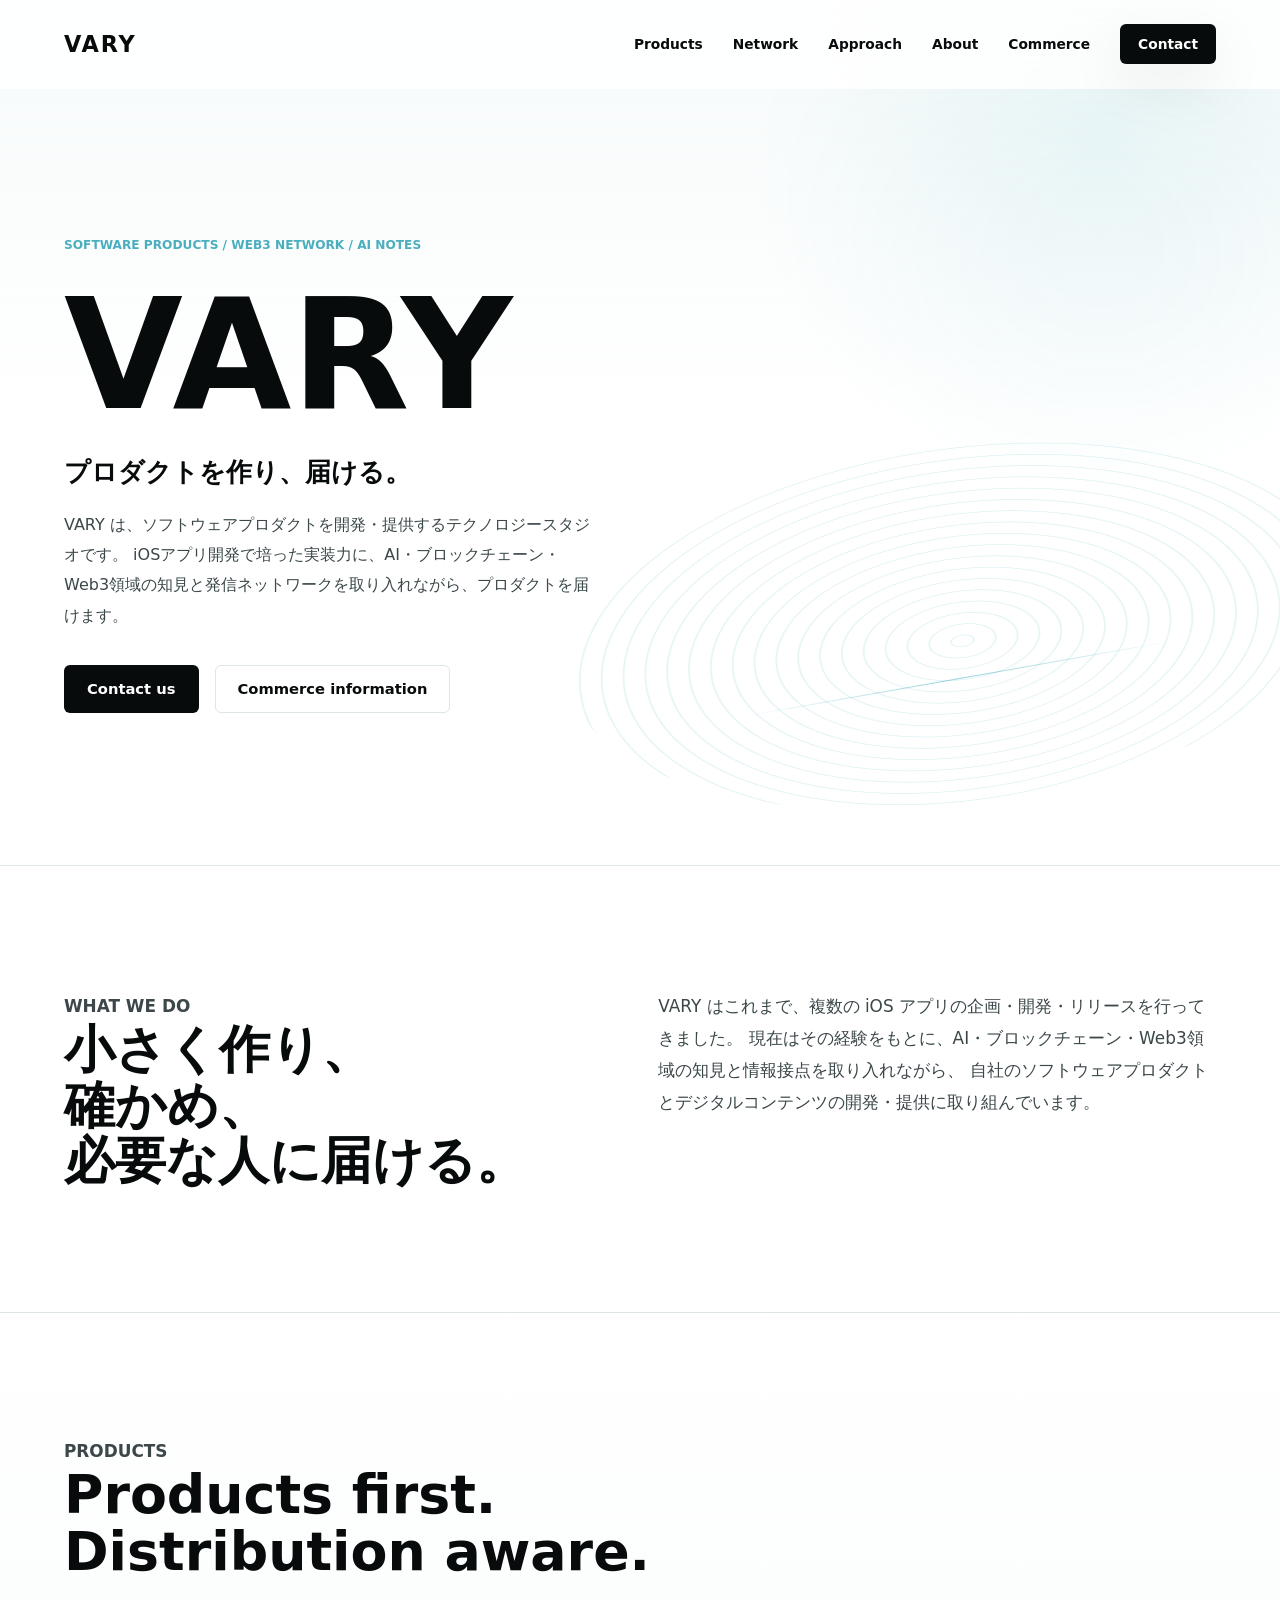
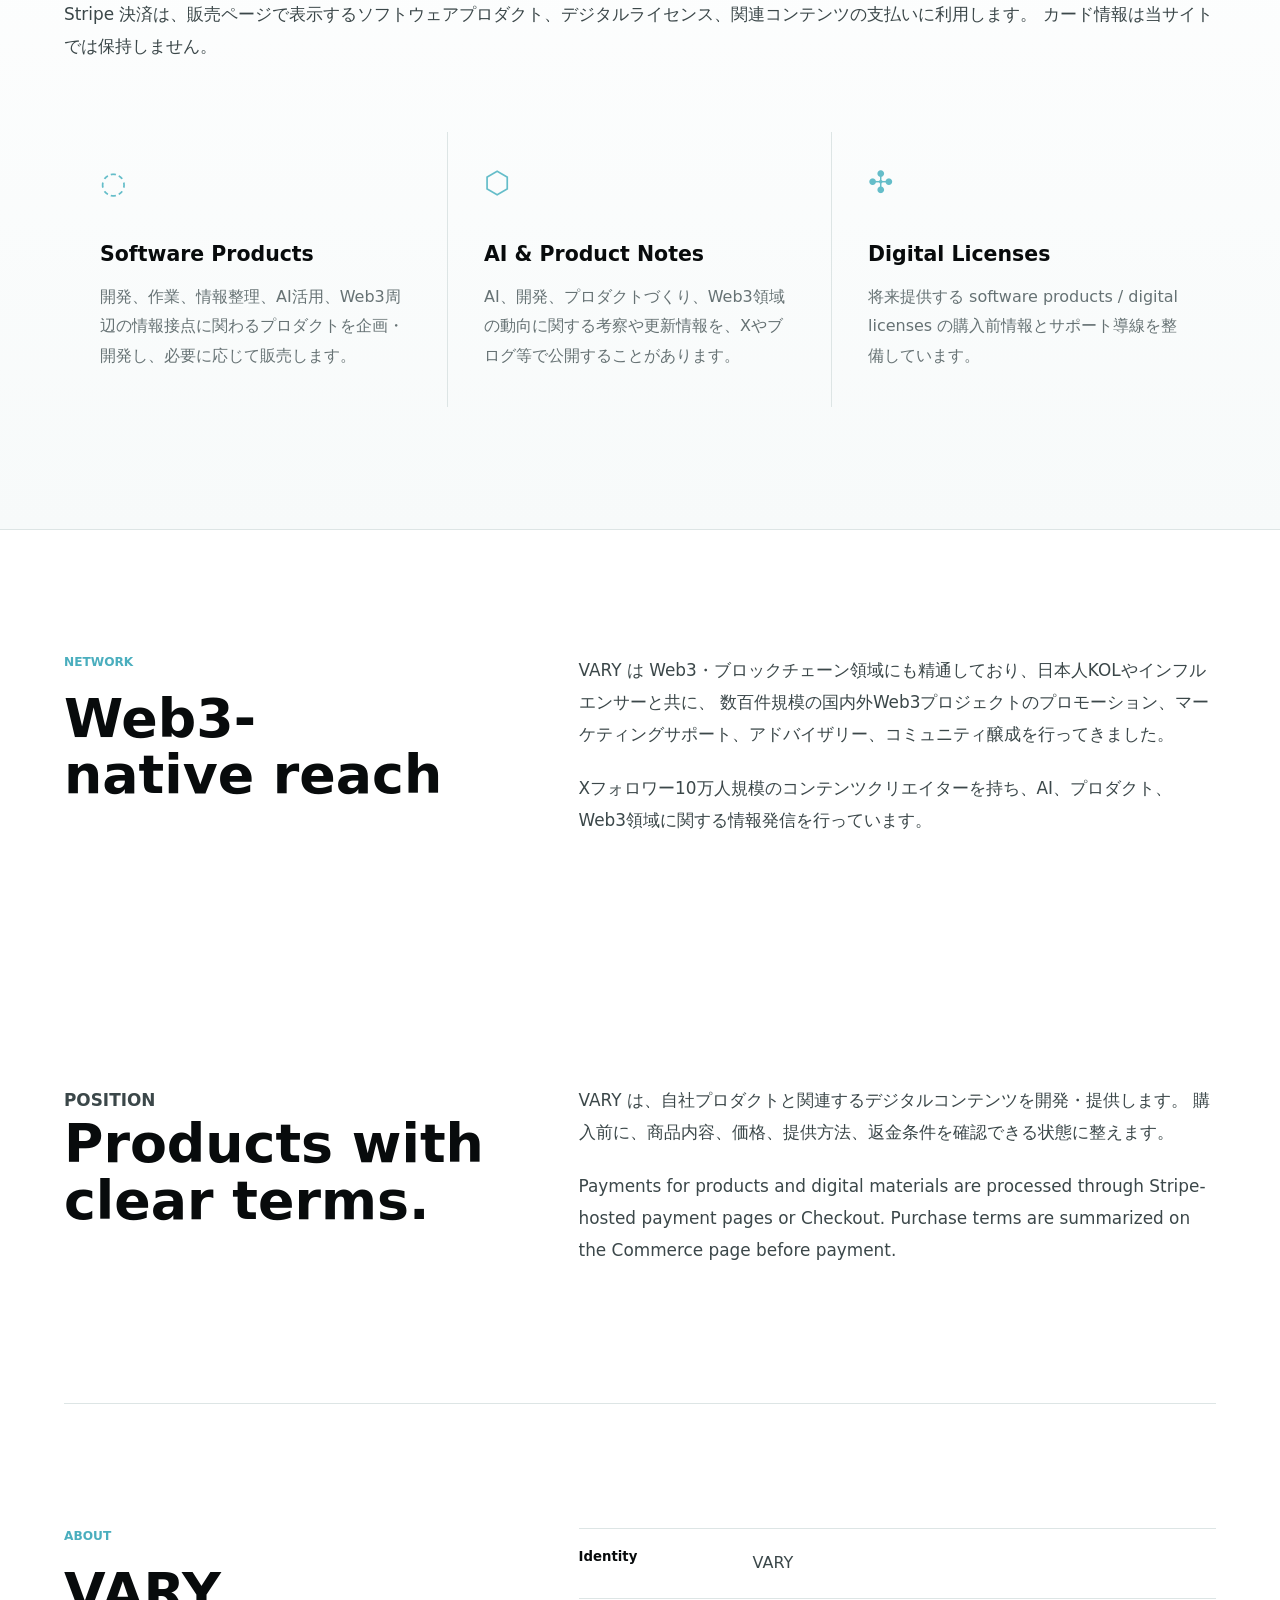
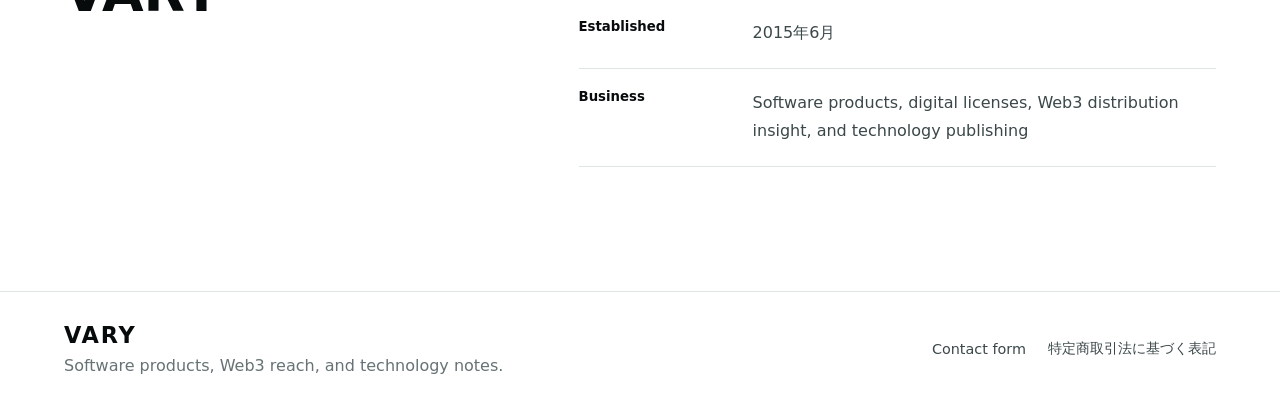
<file: index.html>
<!doctype html>
<html lang="ja">
  <head>
    <meta charset="utf-8" />
    <meta name="viewport" content="width=device-width, initial-scale=1" />
    <title>VARY | Products and Web3 Distribution</title>
    <meta
      name="description"
      content="VARY develops and provides software products, backed by Web3 KOL and influencer connections and practical AI/product publishing."
    />
    <meta property="og:title" content="VARY" />
    <meta
      property="og:description"
      content="Software products, Web3 KOL connections, AI notes, and technology publishing from VARY."
    />
    <meta property="og:type" content="website" />
    <meta property="og:url" content="https://vary-llc.com/" />
    <link rel="canonical" href="https://vary-llc.com/" />
    <link rel="stylesheet" href="/styles.css?v=20260509-lines" />
  </head>
  <body>
    <header class="site-header" data-header>
      <a class="brand" href="/" aria-label="VARY home">
        <span class="brand-mark" aria-hidden="true">V</span>
        <span>
          <strong>VARY</strong>
        </span>
      </a>
      <button class="nav-toggle" type="button" data-nav-toggle aria-expanded="false" aria-controls="site-nav">
        <span class="sr-only">Open navigation</span>
        <span aria-hidden="true"></span>
      </button>
      <nav class="site-nav" id="site-nav" data-nav>
        <a href="#products">Products</a>
        <a href="#network">Network</a>
        <a href="#approach">Approach</a>
        <a href="#company">About</a>
        <a href="/commerce/">Commerce</a>
        <a class="nav-contact" href="/commerce/#contact">Contact</a>
      </nav>
    </header>

    <main>
      <section class="hero">
        <div class="hero-copy">
          <p class="section-label">Software products / Web3 network / AI notes</p>
          <h1>VARY</h1>
          <p class="hero-subtitle">プロダクトを作り、届ける。</p>
          <p class="hero-lead">
            VARY は、ソフトウェアプロダクトを開発・提供するテクノロジースタジオです。
            iOSアプリ開発で培った実装力に、AI・ブロックチェーン・Web3領域の知見と発信ネットワークを取り入れながら、プロダクトを届けます。
          </p>
          <div class="hero-actions" aria-label="Primary actions">
            <a class="button button-primary" href="/commerce/#contact">Contact us</a>
            <a class="button button-secondary" href="/commerce/">Commerce information</a>
          </div>
        </div>
      </section>

      <section class="intro section-wrap" id="focus">
        <div>
          <p class="section-label">What we do</p>
          <h2 class="intro-title">
            <span>小さく作り、</span>
            <span>確かめ、</span>
            <span>必要な人に届ける。</span>
          </h2>
        </div>
        <p>
          VARY はこれまで、複数の iOS アプリの企画・開発・リリースを行ってきました。
          現在はその経験をもとに、AI・ブロックチェーン・Web3領域の知見と情報接点を取り入れながら、
          自社のソフトウェアプロダクトとデジタルコンテンツの開発・提供に取り組んでいます。
        </p>
      </section>

      <section class="service-band" id="products" aria-labelledby="products-title">
        <div class="section-heading">
          <p class="section-label">Products</p>
          <h2 id="products-title">Products first. Distribution aware.</h2>
          <p>
            Stripe 決済は、販売ページで表示するソフトウェアプロダクト、デジタルライセンス、関連コンテンツの支払いに利用します。
            カード情報は当サイトでは保持しません。
          </p>
        </div>
        <div class="service-grid">
          <article class="service-item">
            <span class="service-icon" aria-hidden="true">◌</span>
            <h3>Software Products</h3>
            <p>
              開発、作業、情報整理、AI活用、Web3周辺の情報接点に関わるプロダクトを企画・開発し、必要に応じて販売します。
            </p>
          </article>
          <article class="service-item">
            <span class="service-icon" aria-hidden="true">⬡</span>
            <h3>AI & Product Notes</h3>
            <p>
              AI、開発、プロダクトづくり、Web3領域の動向に関する考察や更新情報を、Xやブログ等で公開することがあります。
            </p>
          </article>
          <article class="service-item">
            <span class="service-icon" aria-hidden="true">✣</span>
            <h3>Digital Licenses</h3>
            <p>
              将来提供する software products / digital licenses の購入前情報とサポート導線を整備しています。
            </p>
          </article>
        </div>
      </section>

      <section class="network section-wrap" id="network" aria-labelledby="network-title">
        <div>
          <p class="section-label">Network</p>
          <h2 id="network-title">Web3-native reach</h2>
        </div>
        <div class="principle-list">
          <p>
            VARY は Web3・ブロックチェーン領域にも精通しており、日本人KOLやインフルエンサーと共に、
            数百件規模の国内外Web3プロジェクトのプロモーション、マーケティングサポート、アドバイザリー、コミュニティ醸成を行ってきました。
          </p>
          <p>
            Xフォロワー10万人規模のコンテンツクリエイターを持ち、AI、プロダクト、Web3領域に関する情報発信を行っています。
          </p>
        </div>
      </section>

      <section class="principles section-wrap" id="approach" aria-labelledby="principles-title">
        <div class="section-heading compact">
          <p class="section-label">Position</p>
          <h2 id="principles-title">Products with clear terms.</h2>
        </div>
        <div class="principle-list">
          <p>
            VARY は、自社プロダクトと関連するデジタルコンテンツを開発・提供します。
            購入前に、商品内容、価格、提供方法、返金条件を確認できる状態に整えます。
          </p>
          <p>
            Payments for products and digital materials are processed through Stripe-hosted payment
            pages or Checkout. Purchase terms are summarized on the Commerce page before payment.
          </p>
        </div>
      </section>

      <section class="company section-wrap" id="company" aria-labelledby="company-title">
        <div>
          <p class="section-label">About</p>
          <h2 id="company-title">VARY</h2>
        </div>
        <dl class="company-list">
          <div>
            <dt>Identity</dt>
            <dd>VARY</dd>
          </div>
          <div>
            <dt>Established</dt>
            <dd>2015年6月</dd>
          </div>
          <div>
            <dt>Business</dt>
            <dd>Software products, digital licenses, Web3 distribution insight, and technology publishing</dd>
          </div>
        </dl>
      </section>
    </main>

    <footer class="site-footer">
      <div>
        <strong>VARY</strong>
        <p>Software products, Web3 reach, and technology notes.</p>
      </div>
      <nav aria-label="Footer">
        <a href="/commerce/#contact">Contact form</a>
        <a href="/commerce/">特定商取引法に基づく表記</a>
      </nav>
    </footer>

    <script src="/script.js"></script>
  </body>
</html>
</file>
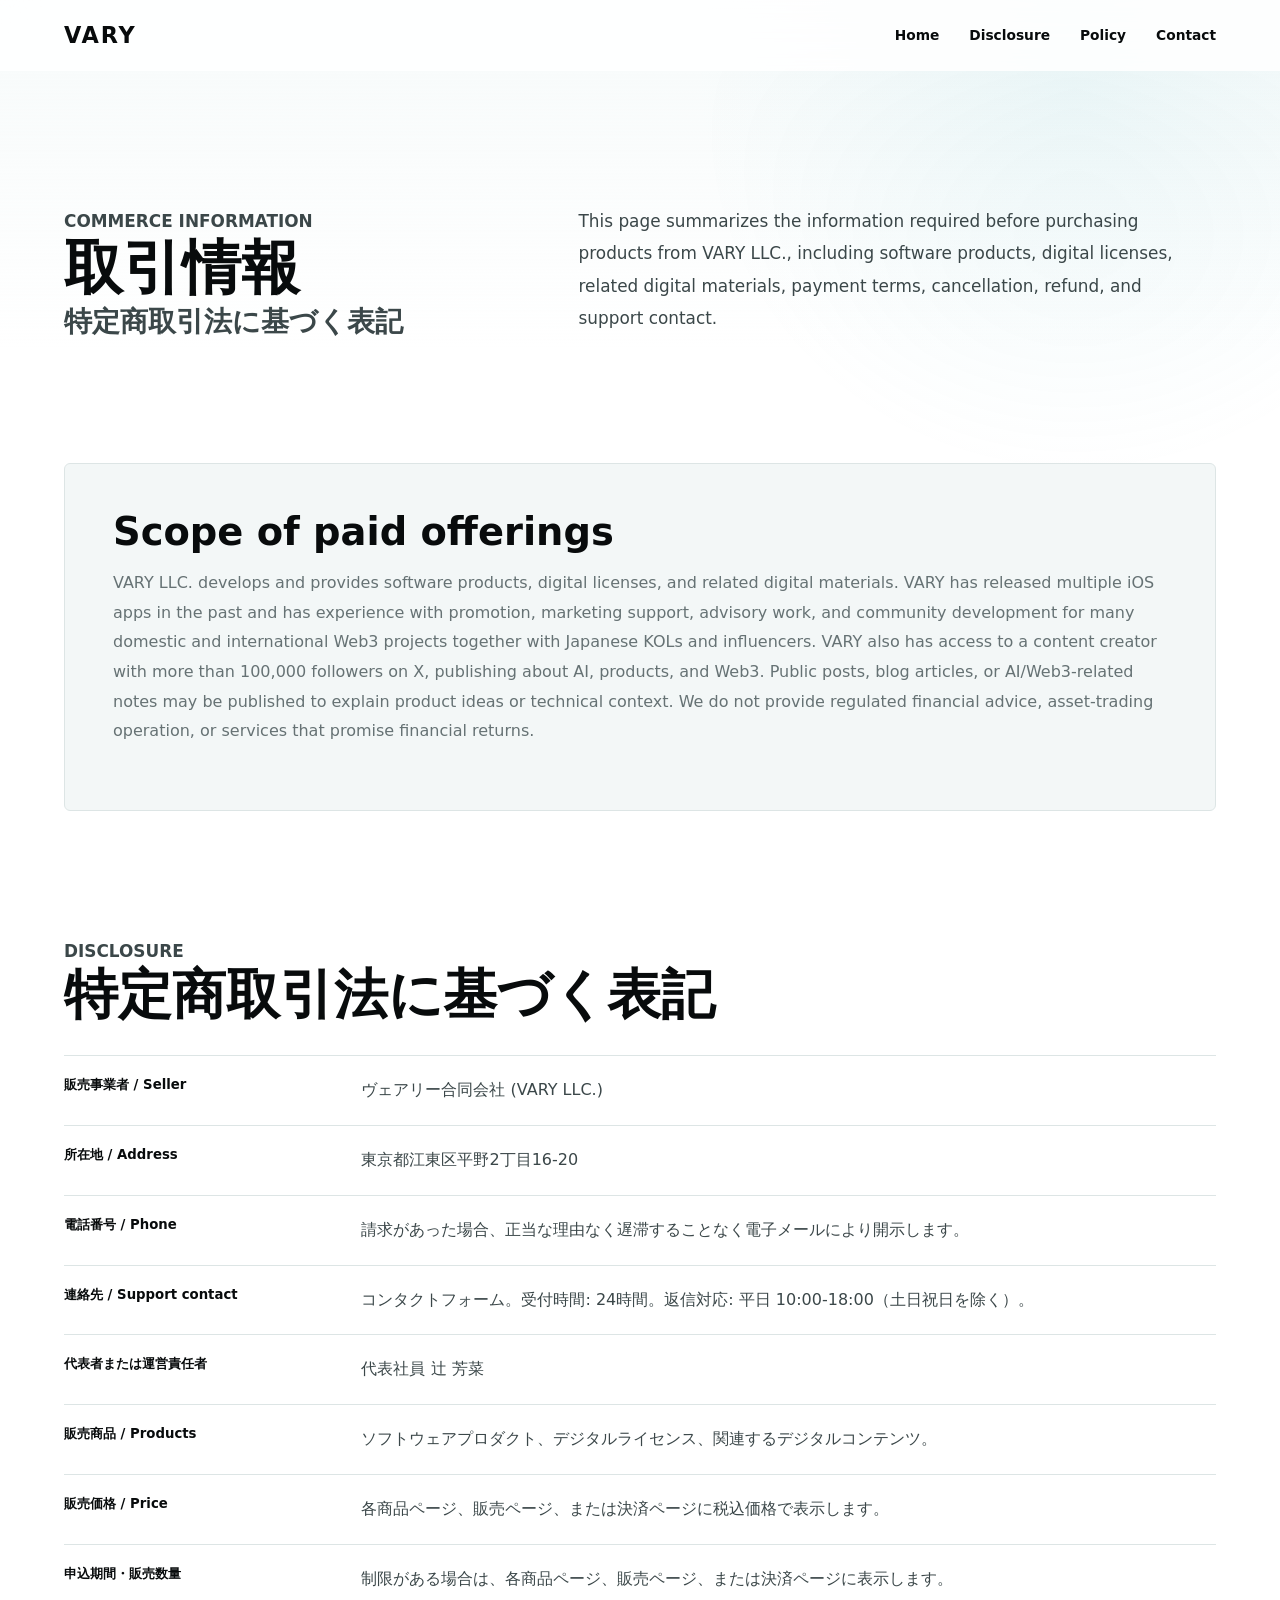
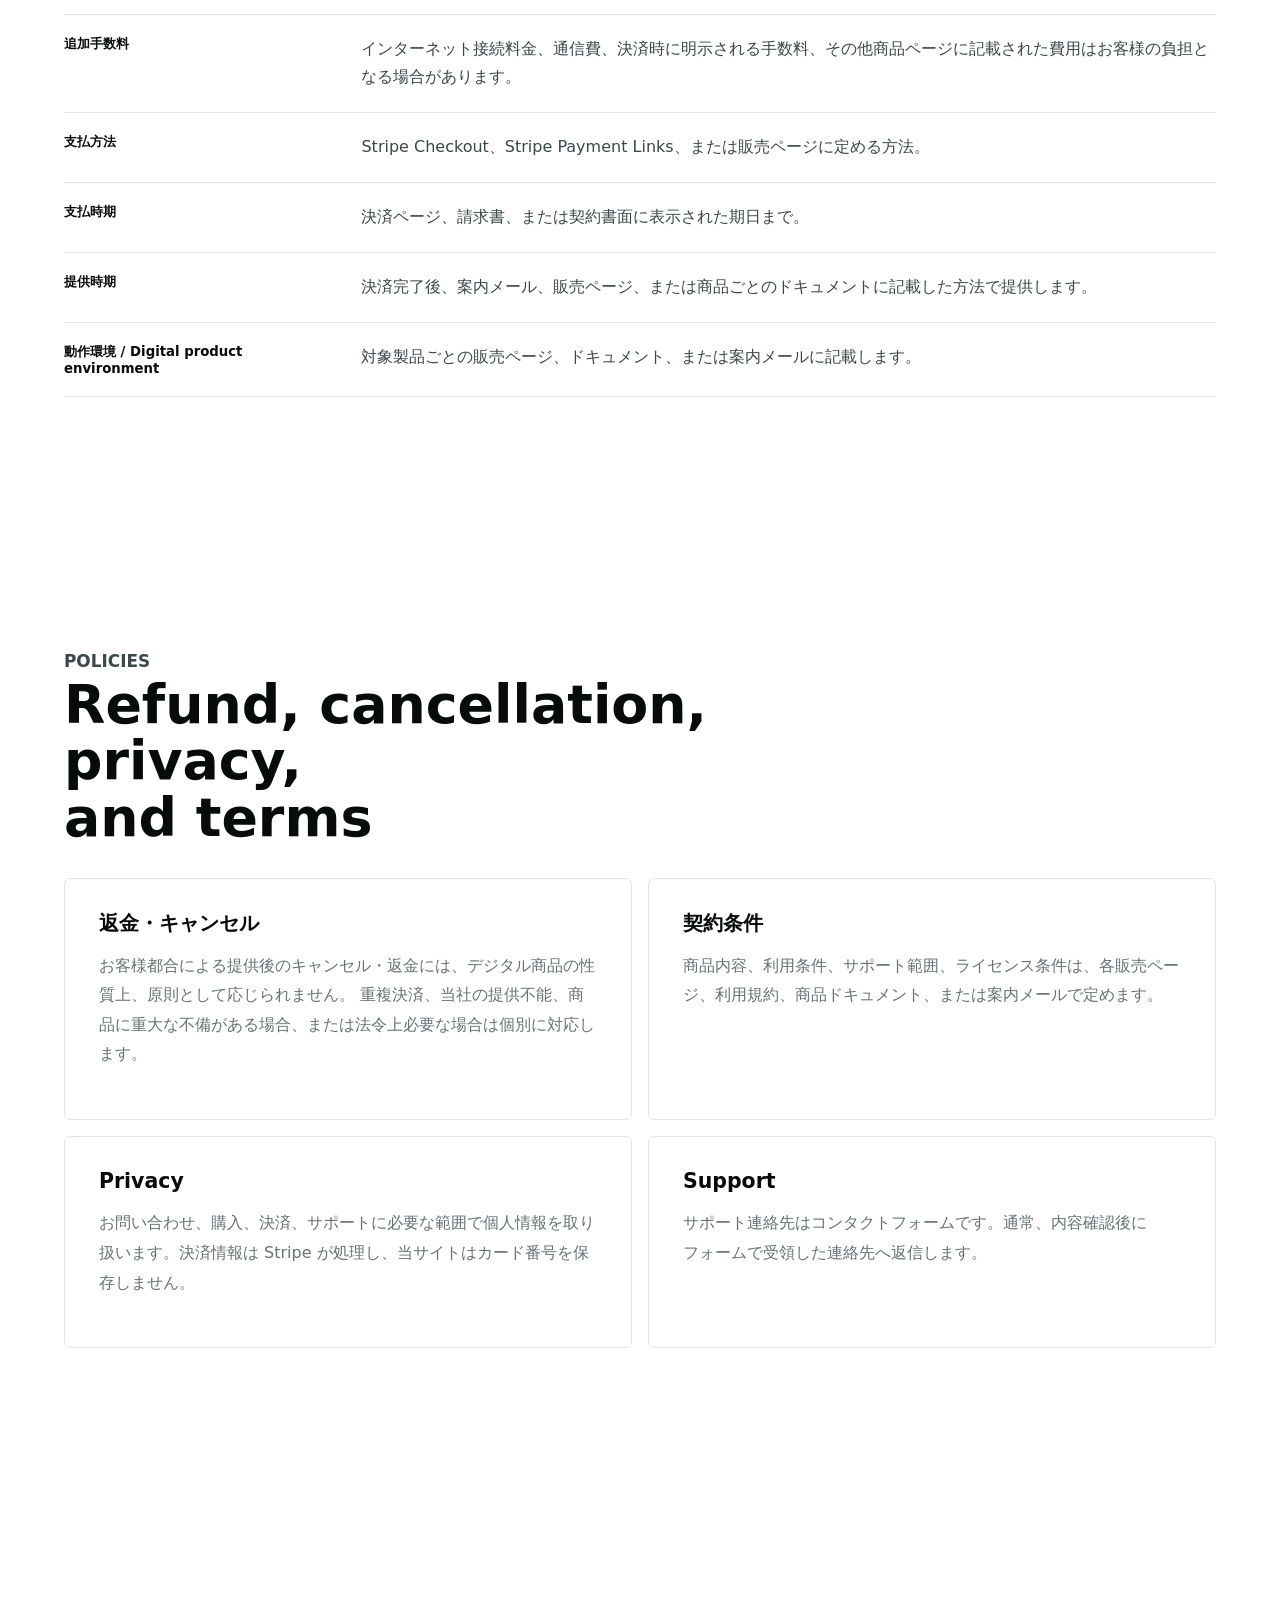
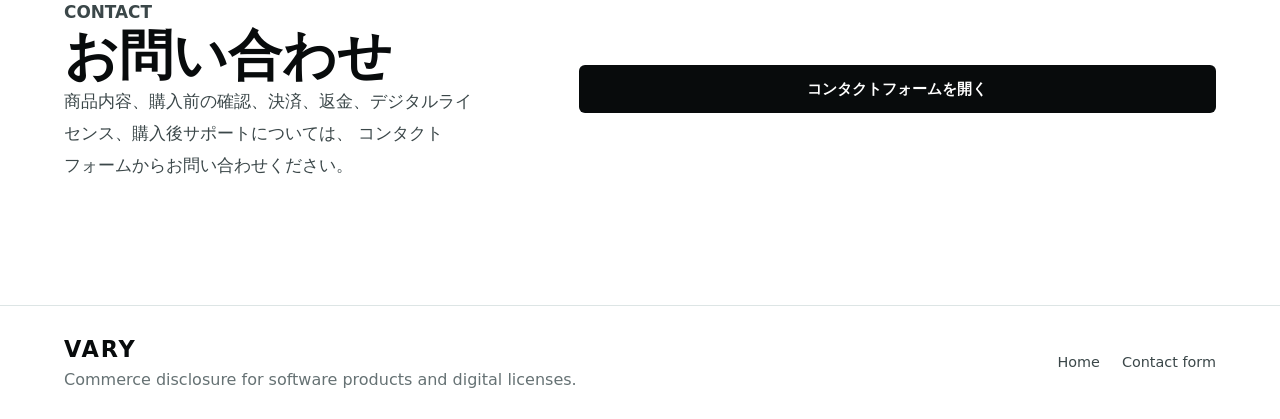
<file: commerce/index.html>
<!doctype html>
<html lang="ja">
  <head>
    <meta charset="utf-8" />
    <meta name="viewport" content="width=device-width, initial-scale=1" />
    <title>Commerce Information | VARY</title>
    <meta
      name="description"
      content="VARY LLC. commerce disclosure, specified commercial transactions notice, refund policy, support contact, and payment information for software products, digital licenses, and related product publishing."
    />
    <meta property="og:title" content="Commerce Information | VARY" />
    <meta
      property="og:description"
      content="特定商取引法に基づく表記、返金・キャンセルポリシー、支払方法、サポート連絡先。"
    />
    <meta property="og:type" content="website" />
    <meta property="og:url" content="https://vary-llc.com/commerce/" />
    <link rel="canonical" href="https://vary-llc.com/commerce/" />
    <link rel="stylesheet" href="/styles.css?v=20260509-lines" />
  </head>
  <body class="commerce-page">
    <header class="site-header" data-header>
      <a class="brand" href="/" aria-label="VARY home">
        <span class="brand-mark" aria-hidden="true">V</span>
        <span>
          <strong>VARY</strong>
        </span>
      </a>
      <button class="nav-toggle" type="button" data-nav-toggle aria-expanded="false" aria-controls="site-nav">
        <span class="sr-only">Open navigation</span>
        <span aria-hidden="true"></span>
      </button>
      <nav class="site-nav" id="site-nav" data-nav>
        <a href="/">Home</a>
        <a href="#disclosure">Disclosure</a>
        <a href="#policy">Policy</a>
        <a href="#contact">Contact</a>
      </nav>
    </header>

    <main>
      <section class="commerce-hero section-wrap">
        <div>
          <p class="section-label">Commerce information</p>
          <h1><span>取引情報</span><span>特定商取引法に基づく表記</span></h1>
        </div>
        <p>
          This page summarizes the information required before purchasing products from VARY LLC.,
          including software products, digital licenses, related digital materials, payment terms,
          cancellation, refund, and support contact.
        </p>
      </section>

      <section class="notice section-wrap" aria-labelledby="scope-title">
        <div class="notice-panel">
          <h2 id="scope-title">Scope of paid offerings</h2>
          <p>
            VARY LLC. develops and provides software products, digital licenses, and related digital
            materials. VARY has released multiple iOS apps in the past and has experience with
            promotion, marketing support, advisory work, and community development for many domestic
            and international Web3 projects together with Japanese KOLs and influencers. VARY also
            has access to a content creator with more than 100,000 followers on X, publishing about
            AI, products, and Web3. Public posts, blog articles, or AI/Web3-related notes may be
            published to explain product ideas or technical context. We do not provide
            regulated financial advice, asset-trading operation, or services that promise financial returns.
          </p>
        </div>
      </section>

      <section class="commerce-grid section-wrap" id="disclosure" aria-labelledby="disclosure-title">
        <div class="section-heading compact">
          <p class="section-label">Disclosure</p>
          <h2 id="disclosure-title">特定商取引法に基づく表記</h2>
        </div>
        <dl class="disclosure-list">
          <div>
            <dt>販売事業者 / Seller</dt>
            <dd>ヴェアリー合同会社 (VARY LLC.)</dd>
          </div>
          <div>
            <dt>所在地 / Address</dt>
            <dd>東京都江東区平野2丁目16-20</dd>
          </div>
          <div>
            <dt>電話番号 / Phone</dt>
            <dd>
              請求があった場合、正当な理由なく遅滞することなく電子メールにより開示します。
            </dd>
          </div>
          <div>
            <dt>連絡先 / Support contact</dt>
            <dd>コンタクトフォーム。受付時間: 24時間。返信対応: 平日 10:00-18:00（土日祝日を除く）。</dd>
          </div>
          <div>
            <dt>代表者または運営責任者</dt>
            <dd>代表社員 辻 芳菜</dd>
          </div>
          <div>
            <dt>販売商品 / Products</dt>
            <dd>
              ソフトウェアプロダクト、デジタルライセンス、関連するデジタルコンテンツ。
            </dd>
          </div>
          <div>
            <dt>販売価格 / Price</dt>
            <dd>
              各商品ページ、販売ページ、または決済ページに税込価格で表示します。
            </dd>
          </div>
          <div>
            <dt>申込期間・販売数量</dt>
            <dd>
              制限がある場合は、各商品ページ、販売ページ、または決済ページに表示します。
            </dd>
          </div>
          <div>
            <dt>追加手数料</dt>
            <dd>
              インターネット接続料金、通信費、決済時に明示される手数料、その他商品ページに記載された費用はお客様の負担となる場合があります。
            </dd>
          </div>
          <div>
            <dt>支払方法</dt>
            <dd>Stripe Checkout、Stripe Payment Links、または販売ページに定める方法。</dd>
          </div>
          <div>
            <dt>支払時期</dt>
            <dd>決済ページ、請求書、または契約書面に表示された期日まで。</dd>
          </div>
          <div>
            <dt>提供時期</dt>
            <dd>
              決済完了後、案内メール、販売ページ、または商品ごとのドキュメントに記載した方法で提供します。
            </dd>
          </div>
          <div>
            <dt>動作環境 / Digital product environment</dt>
            <dd>
              対象製品ごとの販売ページ、ドキュメント、または案内メールに記載します。
            </dd>
          </div>
        </dl>
      </section>

      <section class="policy section-wrap" id="policy" aria-labelledby="policy-title">
        <div class="section-heading compact">
          <p class="section-label">Policies</p>
          <h2 id="policy-title">
            Refund, cancellation, privacy,<br />
            and terms
          </h2>
        </div>
        <div class="policy-grid">
          <article>
            <h3>返金・キャンセル</h3>
            <p>
              お客様都合による提供後のキャンセル・返金には、デジタル商品の性質上、原則として応じられません。
              重複決済、当社の提供不能、商品に重大な不備がある場合、または法令上必要な場合は個別に対応します。
            </p>
          </article>
          <article>
            <h3>契約条件</h3>
            <p>
              商品内容、利用条件、サポート範囲、ライセンス条件は、各販売ページ、利用規約、商品ドキュメント、または案内メールで定めます。
            </p>
          </article>
          <article>
            <h3>Privacy</h3>
            <p>
              お問い合わせ、購入、決済、サポートに必要な範囲で個人情報を取り扱います。決済情報は Stripe が処理し、当サイトはカード番号を保存しません。
            </p>
          </article>
          <article>
            <h3>Support</h3>
            <p>
              サポート連絡先はコンタクトフォームです。通常、内容確認後にフォームで受領した連絡先へ返信します。
            </p>
          </article>
        </div>
      </section>

      <section class="commerce-cta section-wrap" id="contact" aria-labelledby="contact-title">
        <div>
          <p class="section-label">Contact</p>
          <h2 id="contact-title">お問い合わせ</h2>
          <p>
            商品内容、購入前の確認、決済、返金、デジタルライセンス、購入後サポートについては、
            コンタクトフォームからお問い合わせください。
          </p>
        </div>
        <a
          class="button button-primary"
          href="https://forms.gle/zFsEDjRRSg5nrE3cA"
          target="_blank"
          rel="noopener noreferrer"
          data-google-form-link
        >
          コンタクトフォームを開く
        </a>
      </section>
    </main>

    <footer class="site-footer">
      <div>
        <strong>VARY</strong>
        <p>Commerce disclosure for software products and digital licenses.</p>
      </div>
      <nav aria-label="Footer">
        <a href="/">Home</a>
        <a href="#contact">Contact form</a>
      </nav>
    </footer>

    <script src="/script.js"></script>
  </body>
</html>
</file>
<file: styles.css>
:root {
  --bg: #ffffff;
  --bg-soft: #f7fafa;
  --surface: #ffffff;
  --surface-muted: #f3f7f7;
  --line: #dde5e5;
  --line-strong: #bfd5d8;
  --text: #080b0c;
  --muted: #667274;
  --soft: #3b4749;
  --accent: #64bdc9;
  --accent-soft: #e7f8fa;
  --shadow: 0 18px 60px rgba(22, 41, 43, 0.08);
  --max: 1180px;
  --gutter: clamp(20px, 5vw, 64px);
  --radius: 6px;
  color-scheme: light;
  font-family:
    Inter, ui-sans-serif, system-ui, -apple-system, BlinkMacSystemFont, "Segoe UI",
    "Noto Sans JP", sans-serif;
}

* {
  box-sizing: border-box;
}

html {
  scroll-behavior: smooth;
}

body {
  margin: 0;
  background: var(--bg);
  color: var(--text);
  letter-spacing: 0;
}

body::before {
  content: "";
  position: fixed;
  inset: 0;
  z-index: -1;
  pointer-events: none;
  background:
    radial-gradient(circle at 86% 16%, rgba(100, 189, 201, 0.12), transparent 22rem),
    linear-gradient(180deg, rgba(246, 250, 250, 0.95), rgba(255, 255, 255, 0) 26rem);
}

a {
  color: inherit;
}

.sr-only {
  position: absolute;
  width: 1px;
  height: 1px;
  padding: 0;
  margin: -1px;
  overflow: hidden;
  clip: rect(0, 0, 0, 0);
  white-space: nowrap;
  border: 0;
}

.site-header {
  position: sticky;
  top: 0;
  z-index: 20;
  display: flex;
  align-items: center;
  justify-content: space-between;
  gap: 24px;
  padding: 24px var(--gutter);
  border-bottom: 1px solid transparent;
  background: rgba(255, 255, 255, 0.86);
  backdrop-filter: blur(18px);
  transition:
    border-color 180ms ease,
    box-shadow 180ms ease,
    background 180ms ease;
}

.site-header.is-scrolled {
  border-color: var(--line);
  box-shadow: 0 1px 0 rgba(8, 11, 12, 0.02);
}

.brand {
  display: inline-flex;
  align-items: center;
  gap: 12px;
  min-width: 0;
  color: var(--text);
  text-decoration: none;
}

.brand-mark {
  display: none;
}

.brand strong {
  display: block;
  font-size: 1.4rem;
  font-weight: 800;
  line-height: 1;
  letter-spacing: 0.08em;
}

.site-nav {
  display: flex;
  align-items: center;
  gap: 30px;
  color: var(--text);
  font-size: 0.86rem;
  font-weight: 650;
}

.site-nav a {
  text-decoration: none;
}

.site-nav a:hover,
.site-nav a:focus-visible {
  color: #208593;
}

.nav-contact {
  min-height: 40px;
  display: inline-flex;
  align-items: center;
  border-radius: var(--radius);
  padding: 0 18px;
  background: var(--text);
  color: white !important;
  box-shadow: var(--shadow);
}

.nav-toggle {
  display: none;
}

.hero {
  position: relative;
  min-height: 70svh;
  padding: clamp(72px, 12vw, 148px) var(--gutter) clamp(82px, 12vw, 152px);
  overflow: hidden;
  border-bottom: 1px solid var(--line);
}

.hero::before {
  content: "";
  position: absolute;
  right: -6vw;
  bottom: 8%;
  width: min(850px, 62vw);
  height: min(360px, 36vw);
  pointer-events: none;
  background:
    repeating-radial-gradient(ellipse at 50% 55%, transparent 0 10px, rgba(100, 189, 201, 0.18) 11px 12px, transparent 13px 22px);
  border-radius: 50%;
  transform: rotate(-8deg);
  opacity: 0.8;
}

.hero::after {
  content: "";
  position: absolute;
  right: 8vw;
  bottom: 24%;
  width: 34vw;
  height: 1px;
  pointer-events: none;
  background: linear-gradient(90deg, transparent, rgba(100, 189, 201, 0.7), transparent);
  transform: rotate(-10deg);
}

.hero-copy {
  position: relative;
  z-index: 1;
  max-width: 660px;
}

.section-label {
  margin: 0 0 20px;
  color: #4aaebe;
  font-size: 0.76rem;
  font-weight: 800;
  line-height: 1.4;
  text-transform: uppercase;
}

h1,
h2,
h3 {
  margin: 0;
  color: var(--text);
  line-height: 1.05;
  text-wrap: balance;
}

h1 {
  font-size: clamp(5rem, 12vw, 10.5rem);
  font-weight: 850;
  letter-spacing: 0;
}

h2 {
  font-size: clamp(2rem, 4.2vw, 4rem);
  font-weight: 760;
}

h3 {
  font-size: clamp(1.1rem, 1.6vw, 1.35rem);
}

p,
dd {
  line-break: strict;
  text-wrap: pretty;
  word-break: normal;
  overflow-wrap: break-word;
}

p {
  overflow-wrap: normal;
}

.hero-subtitle {
  margin: 18px 0 0;
  color: var(--text);
  font-size: clamp(1.35rem, 2vw, 1.9rem);
  font-weight: 760;
  line-height: 1.5;
}

.hero-lead {
  max-width: 530px;
  margin: 18px 0 0;
  color: var(--soft);
  font-size: 1rem;
  line-height: 1.9;
}

.hero-actions {
  display: flex;
  flex-wrap: wrap;
  gap: 16px;
  margin-top: 34px;
}

.button {
  display: inline-flex;
  min-height: 48px;
  align-items: center;
  justify-content: center;
  border: 1px solid transparent;
  border-radius: var(--radius);
  padding: 0 22px;
  font-size: 0.92rem;
  font-weight: 750;
  line-height: 1.2;
  text-decoration: none;
  transition:
    transform 180ms ease,
    border-color 180ms ease,
    background 180ms ease,
    box-shadow 180ms ease;
}

.button:hover {
  transform: translateY(-1px);
  box-shadow: var(--shadow);
}

.button-primary {
  background: var(--text);
  color: white;
}

.button-disabled,
.button[aria-disabled="true"] {
  cursor: not-allowed;
  background: #8b9799;
  color: white;
  box-shadow: none;
}

.button-disabled:hover,
.button[aria-disabled="true"]:hover {
  transform: none;
  box-shadow: none;
}

.button-secondary {
  border-color: var(--line);
  background: white;
  color: var(--text);
}

.section-wrap {
  width: min(var(--max), calc(100% - var(--gutter) * 2));
  margin: 0 auto;
  padding: clamp(66px, 10vw, 124px) 0;
}

.intro,
.company,
.commerce-hero,
.commerce-cta,
.principles,
.network {
  display: grid;
  grid-template-columns: minmax(260px, 0.8fr) minmax(0, 1.2fr);
  gap: clamp(32px, 7vw, 112px);
  align-items: start;
}

.intro {
  grid-template-columns: minmax(430px, 0.95fr) minmax(0, 1.05fr);
}

.intro-title {
  font-size: clamp(2.4rem, 4vw, 3.55rem);
  line-height: 1.08;
}

.intro-title span {
  display: block;
  white-space: nowrap;
}

.intro p,
.principle-list p,
.commerce-hero p,
.commerce-cta p,
.section-heading p {
  margin: 0;
  color: var(--soft);
  font-size: clamp(1rem, 1.32vw, 1.12rem);
  line-height: 1.9;
}

.service-band {
  padding: clamp(68px, 10vw, 122px) var(--gutter);
  border-top: 1px solid var(--line);
  border-bottom: 1px solid var(--line);
  background: linear-gradient(180deg, #fff, var(--bg-soft));
}

.section-heading {
  width: min(var(--max), 100%);
  margin: 0 auto clamp(42px, 6vw, 70px);
}

.section-heading.compact {
  margin-bottom: 32px;
}

.section-heading h2 {
  max-width: 780px;
  margin-bottom: 18px;
}

.service-grid {
  display: grid;
  width: min(var(--max), 100%);
  margin: 0 auto;
  grid-template-columns: repeat(3, minmax(0, 1fr));
  gap: 0;
}

.service-item {
  min-height: 260px;
  padding: clamp(24px, 4vw, 36px);
  border-right: 1px solid var(--line);
}

.service-item:last-child {
  border-right: 0;
}

.service-icon {
  display: block;
  min-height: 42px;
  margin-bottom: 34px;
  color: var(--accent);
  font-size: 1.9rem;
  line-height: 1;
}

.service-item p,
.policy-grid p,
.notice-panel p {
  color: var(--muted);
  line-height: 1.85;
}

.service-item p {
  margin: 16px 0 0;
}

.principle-list {
  display: grid;
  gap: 22px;
}

.company {
  border-top: 1px solid var(--line);
}

.company-list,
.disclosure-list {
  display: grid;
  margin: 0;
  border-top: 1px solid var(--line);
}

.company-list div,
.disclosure-list div {
  display: grid;
  grid-template-columns: minmax(150px, 0.32fr) minmax(0, 1fr);
  gap: 24px;
  padding: 20px 0;
  border-bottom: 1px solid var(--line);
}

dt {
  color: var(--text);
  font-size: 0.83rem;
  font-weight: 800;
}

dd {
  margin: 0;
  color: var(--soft);
  line-height: 1.8;
}

.site-footer {
  display: flex;
  justify-content: space-between;
  gap: 28px;
  padding: 30px var(--gutter);
  border-top: 1px solid var(--line);
  color: var(--muted);
  background: white;
}

.site-footer strong {
  color: var(--text);
  font-size: 1.4rem;
  letter-spacing: 0.08em;
}

.site-footer p {
  margin: 8px 0 0;
}

.site-footer nav {
  display: flex;
  flex-wrap: wrap;
  gap: 22px;
  align-items: center;
  justify-content: flex-end;
  font-size: 0.9rem;
}

.site-footer a {
  color: var(--soft);
  text-decoration: none;
}

.site-footer a:hover {
  color: #208593;
}

.commerce-page {
  background: white;
}

.commerce-page::before {
  background:
    radial-gradient(circle at 84% 10%, rgba(100, 189, 201, 0.1), transparent 24rem),
    linear-gradient(180deg, rgba(246, 250, 250, 0.95), rgba(255, 255, 255, 0) 22rem);
}

.commerce-hero {
  padding-top: clamp(74px, 11vw, 134px);
}

.commerce-hero h1 {
  max-width: 760px;
  font-size: clamp(2.3rem, 4.6vw, 4.7rem);
}

.commerce-hero h1 span {
  display: block;
}

.commerce-hero h1 span + span {
  margin-top: 0.2em;
  color: var(--soft);
  font-size: 0.48em;
  line-height: 1.2;
}

.notice {
  padding-top: 0;
}

.notice-panel {
  padding: clamp(28px, 5vw, 48px);
  border: 1px solid var(--line);
  border-radius: var(--radius);
  background: var(--surface-muted);
}

.notice-panel h2 {
  margin-bottom: 16px;
  font-size: clamp(1.55rem, 3vw, 2.65rem);
}

.commerce-grid {
  padding-top: 0;
}

.disclosure-list {
  background: white;
}

.policy-grid {
  display: grid;
  grid-template-columns: repeat(2, minmax(0, 1fr));
  gap: 16px;
}

.policy-grid article {
  min-height: 210px;
  padding: clamp(24px, 4vw, 34px);
  border: 1px solid var(--line);
  border-radius: var(--radius);
  background: white;
}

.policy-grid h3 {
  margin-bottom: 14px;
}

.commerce-cta {
  align-items: center;
}

@media (max-width: 780px) {
  .hero {
    min-height: auto;
  }

  .intro,
  .company,
  .principles,
  .network,
  .commerce-hero,
  .commerce-cta {
    grid-template-columns: 1fr;
  }

  .service-grid,
  .policy-grid {
    grid-template-columns: 1fr;
  }

  .service-item {
    min-height: 0;
    border-right: 0;
    border-bottom: 1px solid var(--line);
  }

  .service-item:last-child {
    border-bottom: 0;
  }
}

@media (max-width: 640px) {
  .site-header {
    padding: 18px;
  }

  .brand strong {
    font-size: 1.2rem;
  }

  .nav-toggle {
    display: grid;
    width: 40px;
    height: 40px;
    place-items: center;
    border: 1px solid var(--line);
    border-radius: var(--radius);
    background: white;
    color: var(--text);
  }

  .nav-toggle span[aria-hidden="true"],
  .nav-toggle span[aria-hidden="true"]::before,
  .nav-toggle span[aria-hidden="true"]::after {
    display: block;
    width: 17px;
    height: 2px;
    background: currentColor;
    content: "";
  }

  .nav-toggle span[aria-hidden="true"]::before {
    transform: translateY(-6px);
  }

  .nav-toggle span[aria-hidden="true"]::after {
    transform: translateY(4px);
  }

  .site-nav {
    position: absolute;
    top: 70px;
    right: 18px;
    display: none;
    width: min(290px, calc(100vw - 36px));
    flex-direction: column;
    align-items: stretch;
    gap: 0;
    border: 1px solid var(--line);
    border-radius: var(--radius);
    background: white;
    box-shadow: var(--shadow);
  }

  .site-nav.is-open {
    display: flex;
  }

  .site-nav a {
    padding: 16px 18px;
    border-bottom: 1px solid var(--line);
  }

  .site-nav a:last-child {
    border-bottom: 0;
  }

  .nav-contact {
    display: block;
    min-height: 0;
    border-radius: 0;
    padding: 16px 18px !important;
    background: white;
    color: var(--text) !important;
    box-shadow: none;
  }

  .section-wrap {
    width: min(100% - 36px, var(--max));
  }

  .hero {
    padding: 74px 18px 84px;
  }

  .hero::before {
    right: -60vw;
    bottom: 12%;
    width: 120vw;
    height: 46vw;
  }

  h1 {
    font-size: clamp(4.3rem, 24vw, 6.3rem);
  }

  .hero-actions {
    flex-direction: column;
  }

  .button {
    width: 100%;
  }

  .company-list div,
  .disclosure-list div {
    grid-template-columns: 1fr;
    gap: 8px;
  }

  .site-footer {
    flex-direction: column;
    padding: 30px 18px;
  }

  .site-footer nav {
    justify-content: flex-start;
  }
}

@media (prefers-reduced-motion: reduce) {
  *,
  *::before,
  *::after {
    scroll-behavior: auto !important;
    transition: none !important;
  }
}
</file>
